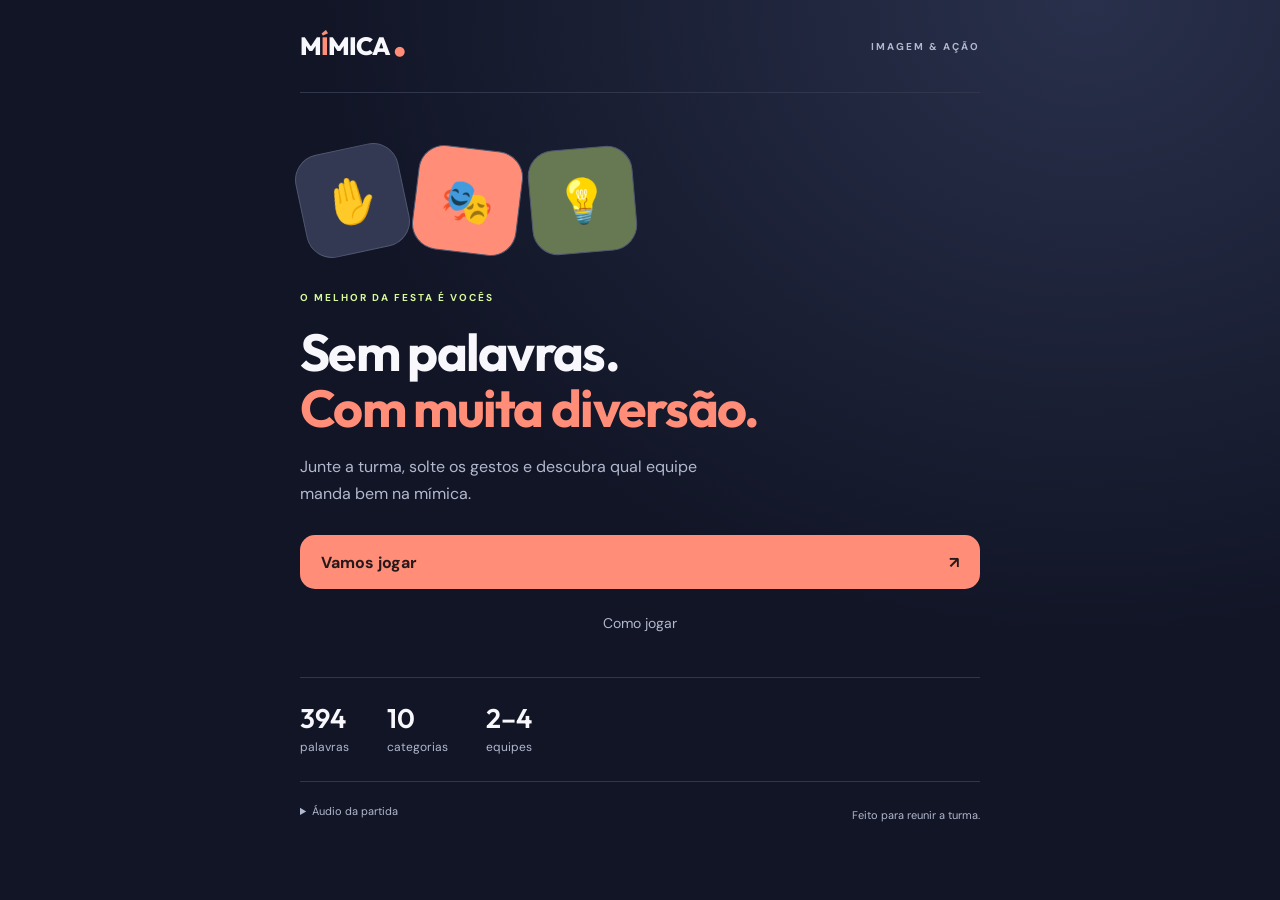
<file: index.html>
<!doctype html>
<html lang="pt-BR">
<head>
<meta charset="utf-8">
<meta name="viewport" content="width=device-width, initial-scale=1">
<meta name="theme-color" content="#111526">
<meta name="description" content="Reúna a turma, forme equipes e divirta-se com um jogo de mímica com categorias, níveis e partidas salvas.">
<title>Imagem & Ação | Jogo de mímica</title>
<link rel="stylesheet" href="styles.css">
<script src="data.js" defer></script><script src="engine.js" defer></script><script src="app.js" defer></script>
</head>
<body>
<div class="shell">
<header><button id="home-link" class="brand" aria-label="Ir ao início">M<span>Í</span>MICA<span class="brand-dot">●</span></button><span class="eyebrow">IMAGEM & AÇÃO</span></header>
<main>
<section id="home" class="view">
 <div class="hero-art" aria-hidden="true"><span>✋</span><span>🎭</span><span>💡</span></div>
 <span class="tag">O MELHOR DA FESTA É VOCÊS</span>
 <h1>Sem palavras.<br><em>Com muita diversão.</em></h1>
 <p class="intro">Junte a turma, solte os gestos e descubra qual equipe manda bem na mímica.</p>
 <div class="home-actions"><button class="primary" data-action="setup">Vamos jogar <span aria-hidden="true">↗</span></button><button id="continue" class="secondary" data-action="continue" hidden>Continuar partida</button><button class="text-button" data-action="rules">Como jogar</button></div>
 <div class="stats"><div><strong id="word-count"></strong><span>palavras</span></div><div><strong>10</strong><span>categorias</span></div><div><strong>2–4</strong><span>equipes</span></div></div>
</section>
<section id="setup" class="view" hidden>
 <span class="tag">DO SEU JEITO</span><h1>Prepare a partida<span class="coral">.</span></h1><p class="muted">Escolha as regras. A diversão fica com vocês.</p>
 <form id="setup-form">
 <fieldset><legend>01 / Quem vai jogar?</legend><div class="field"><label for="team-count">Quantidade de equipes</label><select id="team-count"><option value="2">2 equipes</option><option value="3">3 equipes</option><option value="4">4 equipes</option></select></div><div id="team-fields" class="grid"></div></fieldset>
 <fieldset><legend>02 / Ritmo da partida</legend><div class="grid"><div class="field"><label for="seconds">Tempo por turno (segundos)</label><input id="seconds" type="number" min="15" max="300" step="1" value="60" required></div><div class="field"><label for="target">Meta de pontos</label><input id="target" type="number" min="1" max="500" step="1" value="30" required></div></div>
 <div class="field"><label for="mode">Modo de jogo</label><select id="mode"><option value="single">Clássico · uma palavra por turno</option><option value="many">Contra o relógio · várias palavras por turno</option></select></div>
 <div class="field"><label for="difficulty">Dificuldade</label><select id="difficulty"><option value="mixed">Misturada · mesma dificuldade por rodada</option><option value="1">Fácil · 1 ponto por acerto</option><option value="2">Média · 2 pontos por acerto</option><option value="3">Difícil · 3 pontos por acerto</option></select></div><p class="hint">Passar não tira pontos. Na dificuldade misturada, todas as equipes recebem o mesmo nível em cada rodada.</p></fieldset>
 <fieldset><legend>03 / Escolha os temas</legend><div id="categories" class="chips"></div><p class="hint" id="selection-count"></p></fieldset>
 <p id="setup-error" class="error" role="alert"></p><button class="primary" type="submit">Escolher quem começa <span aria-hidden="true">→</span></button>
 </form>
</section>
<section id="starter" class="view" hidden><span class="tag">ESTÁ VALENDO QUASE</span><h1>Quem começa?</h1><p class="muted">Escolha uma equipe ou deixe a sorte decidir.</p><div id="starter-list" class="stack"></div><button class="secondary" data-action="random">Sortear equipe</button><button class="text-button" data-action="setup">Voltar às configurações</button></section>
<section id="play" class="view" hidden>
 <div class="play-top"><span id="round-label" class="tag"></span><button class="text-button compact" data-action="home">Salvar e sair</button></div>
 <div id="scoreboard" class="scoreboard" aria-label="Placar"></div>
 <div class="timer-row"><span id="turn-label"></span><div><strong id="timer">60</strong><span class="muted"> s</span></div></div>
 <div class="time-track"><div id="time-fill"></div></div>
 <article class="word-card">
 <span id="card-label" class="card-label"></span><h2 id="word"></h2><p id="word-help"></p>
 </article>
 <p id="play-message" class="notice" role="status"></p>
 <div class="stack">
 <button id="reveal" class="primary" data-action="reveal">Estou com o celular · revelar palavra</button>
 <button id="begin" class="primary" data-action="begin">Iniciar turno</button>
 <div id="running-actions"><div class="grid action-grid"><button class="success" data-action="hit">✓ Acertou</button><button class="secondary" data-action="pass">↷ Passar</button></div><button class="text-button" data-action="pause">Ⅱ Pausar e esconder palavra</button></div>
 <button id="resume" class="primary" data-action="resume">Retomar turno</button>
 <button id="next" class="primary" data-action="next">Próxima equipe →</button>
 <button id="undo" class="text-button" data-action="undo" hidden>↶ Desfazer último resultado</button>
 </div>
 <div id="turn-history" class="history" hidden><h3>Neste turno</h3><ul id="history-list"></ul></div>
</section>
<section id="victory" class="view" hidden><div class="trophy" aria-hidden="true">🏆</div><span class="tag">MANDARAM BEM!</span><h1 id="winner"></h1><p class="muted">Uma vitória cheia de gestos e boas risadas.</p><ol id="ranking" class="ranking"></ol><button class="primary" data-action="rematch">Jogar revanche</button><button class="secondary" data-action="setup">Mudar configurações</button><button id="victory-undo" class="text-button" data-action="undo">Desfazer último resultado</button></section>
<section id="rules" class="view" hidden><span class="tag">TODO MUNDO PODE JOGAR</span><h1>Um gesto de cada vez.</h1><ol class="rules"><li><strong>Formem de 2 a 4 equipes.</strong> Escolham tempo, meta, dificuldade e categorias.</li><li><strong>Passem o celular.</strong> Só quem vai fazer a mímica deve ver a palavra. Depois de revelar, toque em “Iniciar turno”.</li><li><strong>Vale gesto, sem falar!</strong> A equipe tenta adivinhar antes de o tempo acabar.</li><li><strong>Marquem o resultado.</strong> Acertou soma 1, 2 ou 3 pontos, conforme o nível. Passar não tira pontos.</li><li><strong>Escolham o ritmo.</strong> No clássico, cada resultado encerra o turno. Contra o relógio, continuem acertando ou passando até o tempo terminar.</li><li><strong>Chegou à meta? Ganhou!</strong> O primeiro time a alcançar a meta vence. Uma palavra só se repete quando o baralho daquele nível acabar.</li></ol><p class="hint">Ao pausar, sair ou trocar de aplicativo, a palavra fica escondida. O jogo salva neste navegador; limpar seus dados apaga a partida. Se o armazenamento estiver bloqueado, você verá um aviso.</p><button class="primary" data-action="home">Entendi, vamos lá</button></section>
</main>
<footer><details><summary>Áudio da partida</summary><div class="audio-options"><label><input type="checkbox" id="music"> Música</label><label><input type="checkbox" id="effects" checked> Efeitos e avisos</label><label><input type="checkbox" id="voice"> Voz do placar</label></div></details><span>Feito para reunir a turma.</span></footer>
<p id="storage-warning" class="error" role="status" hidden>Não foi possível salvar neste navegador. Mantenha esta página aberta para preservar a partida.</p>
</div>
<audio id="music-audio" src="musica.mp3" loop preload="none"></audio><audio id="hit-audio" src="acertou.mp3" preload="none"></audio><audio id="miss-audio" src="errou.mp3" preload="none"></audio>
<script>window.addEventListener('error',function(e){if(e.target&&e.target.tagName==='SCRIPT'){document.getElementById('storage-warning').hidden=false;document.getElementById('storage-warning').textContent='Um arquivo do jogo não carregou. Recarregue a página para tentar novamente.';}},true);</script>
</body></html>
</file>
<file: styles.css>
@import url('https://fonts.googleapis.com/css2?family=DM+Sans:wght@400;500;600;700&family=Outfit:wght@400;500;600;700;800&display=swap');
:root{color-scheme:dark;--bg:#111526;--panel:#1b2036;--line:#30374c;--text:#f7f7fc;--muted:#b2b8cd;--coral:#ff8d78;--lime:#d7f99a;--team:#91c7ff}
*{box-sizing:border-box}body{margin:0;background:radial-gradient(ellipse at 85% 0,#29304b 0,transparent 50%),var(--bg);color:var(--text);font-family:'DM Sans',system-ui,sans-serif;min-height:100dvh}button,input,select{font:inherit}button{cursor:pointer;touch-action:manipulation}button:focus-visible,summary:focus-visible,input:focus-visible,select:focus-visible{outline:3px solid var(--lime);outline-offset:4px}button:disabled{opacity:.5;cursor:default}[hidden]{display:none!important}.shell{width:min(100% - 40px,680px);margin:auto}header{display:flex;align-items:center;justify-content:space-between;padding:30px 0;border-bottom:1px solid var(--line)}.brand{background:none;border:0;color:var(--text);font-family:Outfit,system-ui,sans-serif;font-size:25px;letter-spacing:-1px;font-weight:800;padding:0}.brand>span{color:var(--coral)}.brand-dot{font-size:13px;margin-left:4px}.eyebrow,.tag{letter-spacing:2px;font-size:10px;font-weight:700;color:var(--muted)}.tag{color:var(--lime);display:inline-block;margin-bottom:10px}main{min-height:65dvh}.view{padding:38px 0 26px}h1,h2,h3{font-family:Outfit,system-ui,sans-serif}h1{font-size:clamp(32px,7vw,52px);line-height:1.08;letter-spacing:-1.7px;margin:10px 0 18px}h1 em{color:var(--coral);font-style:normal}.coral{color:var(--coral)}p{line-height:1.65}.intro{color:var(--muted);max-width:430px;margin:0 0 28px}.muted{color:var(--muted)}.hero-art{height:115px;display:flex;align-items:center;justify-content:center;gap:10px;margin:0 0 27px}.hero-art span{display:grid;place-items:center;font-size:43px;width:95px;height:95px;border-radius:26px;background:#333952;transform:rotate(-12deg);border:1px solid #50576e}.hero-art span:nth-child(2){background:var(--coral);transform:rotate(7deg);z-index:1}.hero-art span:nth-child(3){background:#677953;transform:rotate(-5deg)}.home-actions{max-width:430px}.primary,.secondary,.success{min-height:54px;padding:15px 20px;border-radius:15px;width:100%;border:1px solid transparent;display:flex;justify-content:space-between;align-items:center;font-weight:700;gap:10px}.primary{background:var(--coral);color:#25191b}.secondary{background:var(--panel);border-color:var(--line);color:var(--text)}.success{background:var(--lime);color:#1b2b10}.primary:hover{background:#ffac9c}.secondary:hover{border-color:#8890a8}.home-actions>button+button,.stack>button+button,.secondary+ .text-button,#victory>.secondary{margin-top:10px}.text-button{width:100%;border:0;background:none;color:var(--muted);padding:15px 8px;min-height:46px;font-size:14px}.text-button:hover{color:var(--text)}.compact{width:auto;padding:4px 8px}.stats{display:flex;border-top:1px solid var(--line);padding-top:23px;margin-top:30px;gap:38px}.stats div{display:flex;flex-direction:column;gap:4px}.stats strong{font:600 27px Outfit,system-ui}.stats span{font-size:12px;color:var(--muted)}fieldset{border:1px solid var(--line);border-radius:20px;margin:26px 0;padding:20px}legend{color:var(--lime);font-size:13px;font-weight:700;padding:0 8px}.grid{display:grid;grid-template-columns:repeat(2,minmax(0,1fr));gap:12px}.field{margin:0 0 16px}label{display:block;font-size:13px;color:var(--muted);margin-bottom:7px}input:not([type=checkbox]),select{width:100%;min-height:48px;border:1px solid var(--line);border-radius:10px;padding:11px;background:var(--bg);color:var(--text);font-size:16px}input[type=checkbox]{accent-color:var(--coral);width:19px;height:19px}.chips{display:flex;flex-wrap:wrap;gap:8px}.chip{display:flex;align-items:center;gap:7px;padding:10px 12px;background:var(--bg);border:1px solid var(--line);border-radius:12px;font-size:13px;color:var(--text);min-height:44px;margin:0}.chip:has(input:checked){border-color:var(--coral);background:#342b38}.hint{font-size:12px;color:var(--muted);margin-bottom:0}.error{color:#ffc1b7;line-height:1.5;font-size:14px}.stack{display:grid;gap:10px}.play-top{display:flex;justify-content:space-between;align-items:center;margin-bottom:18px}.play-top .tag{margin:0}.scoreboard{display:grid;grid-template-columns:repeat(2,minmax(0,1fr));gap:10px}.score{background:var(--panel);border:2px solid var(--line);padding:14px;border-radius:15px;min-width:0}.score.active{border-color:var(--team)}.score-name{font-size:13px;overflow-wrap:anywhere;display:block;color:var(--muted)}.score strong{font:600 27px Outfit,system-ui}.score small{font-size:11px;color:var(--muted);margin-left:6px}.timer-row{display:flex;align-items:center;justify-content:space-between;gap:15px;margin-top:20px;font-size:13px}.timer-row>span{overflow-wrap:anywhere}.timer-row strong{font:700 42px Outfit,system-ui;font-variant-numeric:tabular-nums}#timer.urgent{color:var(--coral)}.time-track{height:5px;background:var(--line);border-radius:9px;margin:8px 0 20px;overflow:hidden}#time-fill{height:100%;background:var(--team);width:100%;transition:width .2s linear}.word-card{background:#f7f3eb;color:#1e2436;border-radius:24px;padding:30px 20px;min-height:225px;text-align:center;display:flex;flex-direction:column;justify-content:center;border-top:5px solid var(--team)}.word-card h2{font-size:clamp(26px,6vw,42px);line-height:1.15;margin:18px 0;overflow-wrap:anywhere;letter-spacing:-.7px}.word-card p{font-size:13px;color:#505b71;margin:0}.card-label{text-transform:uppercase;font-size:10px;letter-spacing:2px;font-weight:700;color:#505b71}.notice{font-size:13px;text-align:center;min-height:21px;color:var(--lime);margin:13px 0}.action-grid>button{justify-content:center;min-height:65px;font-size:19px}#running-actions>.text-button{margin-top:6px}.history{border-top:1px solid var(--line);margin-top:24px;padding-top:10px}.history h3{font-size:16px}.history ul{list-style:none;padding:0}.history li{display:flex;justify-content:space-between;gap:14px;font-size:13px;padding:9px 0;border-bottom:1px solid var(--line);color:var(--muted)}.trophy{font-size:70px;margin-bottom:20px}#victory{text-align:center}.ranking{list-style:none;padding:0;margin:30px 0}.ranking li{display:flex;align-items:center;justify-content:space-between;text-align:left;padding:18px;background:var(--panel);border-radius:14px;margin-bottom:9px;gap:16px;overflow-wrap:anywhere}.ranking li:first-child{border:1px solid var(--lime)}.ranking strong{white-space:nowrap;color:var(--lime)}.rules{padding-left:23px}.rules li{padding:10px 0 13px 7px;color:var(--muted);line-height:1.65}.rules strong{color:var(--text)}footer{border-top:1px solid var(--line);padding:22px 0 25px;display:flex;justify-content:space-between;gap:16px;font-size:11px;color:var(--muted)}summary{cursor:pointer;min-height:30px}.audio-options{display:grid;gap:6px;margin-top:8px}.audio-options label{display:flex;align-items:center;gap:8px;font-size:12px}footer>span{padding-top:4px}#winner{overflow-wrap:anywhere}@media(min-width:760px){#home{padding-top:50px}.hero-art{justify-content:flex-start}.hero-art span{width:105px;height:105px}.home-actions{max-width:none}.view{padding-top:45px}#play{max-width:540px;margin:auto}}@media(max-width:360px){.shell{width:calc(100% - 24px)}fieldset{padding:14px}.grid:not(.action-grid){grid-template-columns:1fr}.eyebrow{font-size:8px;letter-spacing:1px}.stats{gap:28px}}@media(prefers-reduced-motion:reduce){*{transition:none!important}}
</file>
